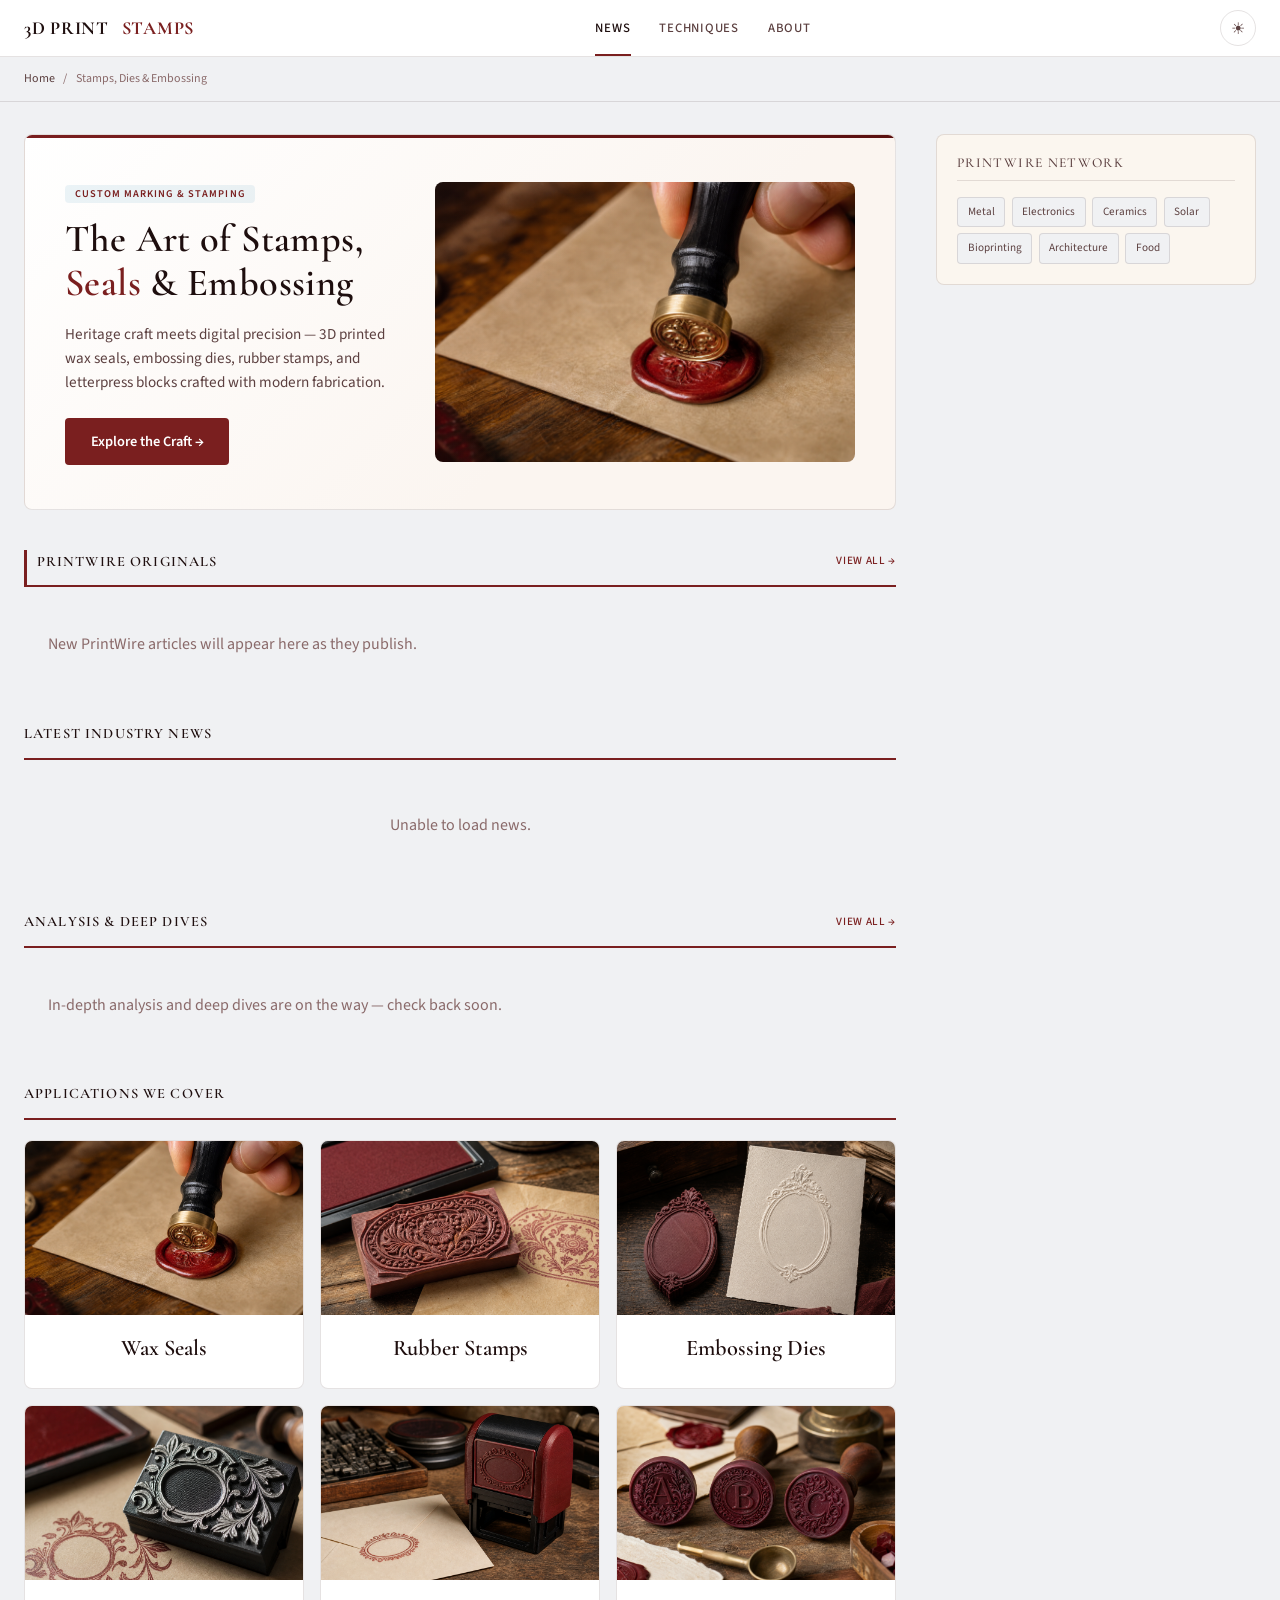
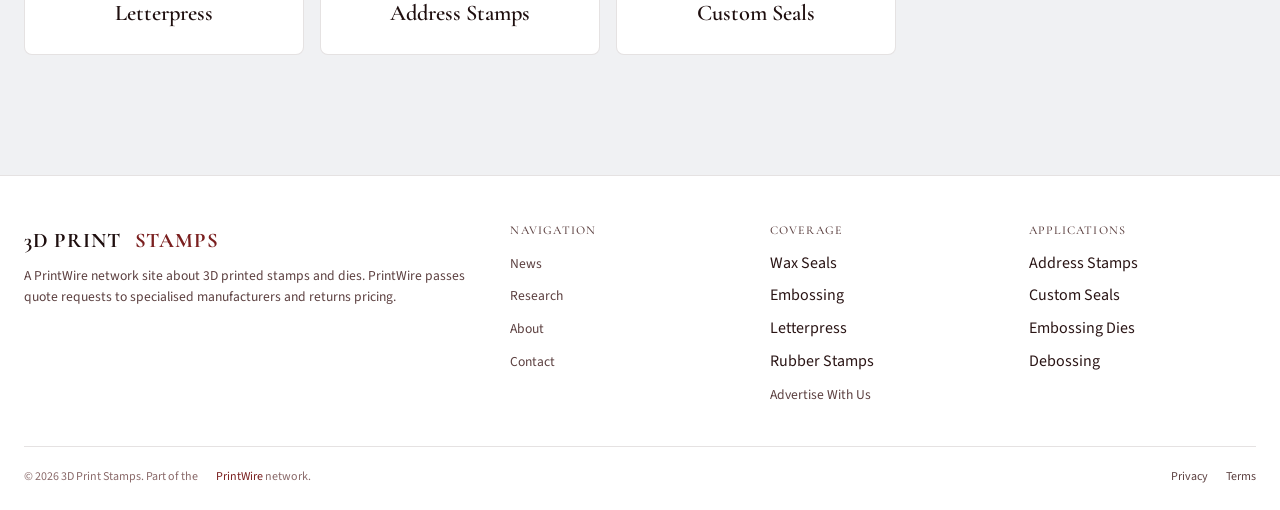
<file: static/index.html>
<!DOCTYPE html>
<html lang="en">
<head>
  <meta charset="UTF-8">
  <meta name="viewport" content="width=device-width, initial-scale=1.0">
  <meta name="description" content="3D Print Stamps is a PrintWire network site about 3D printed stamps and dies. PrintWire passes quote requests to specialised manufacturers and returns pricing. PrintWire does not manufacture parts itself.">
  <title>3D Print Stamps | 3D printed stamps and dies</title>
  <link rel="preconnect" href="https://fonts.googleapis.com">
  <link rel="preconnect" href="https://fonts.gstatic.com" crossorigin>
  <link href="https://fonts.googleapis.com/css2?family=Cormorant+Garamond:wght@400;500;600;700&family=Source+Sans+3:wght@400;500;600&display=swap" rel="stylesheet">
  <link rel="stylesheet" href="css/editorial.css">
  <link rel="icon" type="image/svg+xml" href="/favicon.svg">
  <meta property="og:type" content="website">
  <meta property="og:title" content="3D Print Stamps | 3D printed stamps and dies">
  <meta property="og:description" content="3D Print Stamps is a PrintWire network site about 3D printed stamps and dies. PrintWire passes quote requests to specialised manufacturers and returns pricing. PrintWire does not manufacture parts itself.">
  <meta property="og:image" content="https://3dprintstamps.com/images/st01_wax_seal.png">
  <meta property="og:url" content="https://3dprintstamps.com/">
  <meta name="twitter:card" content="summary_large_image">
  <meta name="twitter:image" content="https://3dprintstamps.com/images/st01_wax_seal.png">
</head>
<body>

<header class="ed-header">
  <div class="ed-header-inner">
    <a href="index.html" class="ed-logo">
      3D&nbsp;PRINT&nbsp;<span class="ed-logo-accent">STAMPS</span>
    </a>
    <button class="ed-nav-toggle" aria-label="Menu" onclick="document.querySelector('.ed-nav').classList.toggle('open')">&#9776;</button>
    <nav class="ed-nav">
      <a href="index.html" class="active">News</a>
      <a href="/articles/">Techniques</a>
      <a href="about.html">About</a>
    </nav>
    <button class="ed-theme-toggle" id="themeToggle" aria-label="Toggle light/dark mode" title="Toggle light/dark mode">&#9790;</button>
  </div>
</header>

<div class="ed-breadcrumbs">
  <a href="index.html">Home</a> <span>/</span> Stamps, Dies &amp; Embossing
</div>

<div class="ed-layout">
  <div class="ed-main">

    <article class="ed-hero-split">
      <div class="ed-hero-split-text">
        <span class="ed-badge">Custom Marking &amp; Stamping</span>
        <h1>The Art of Stamps, <span class="ed-hero-accent">Seals</span> &amp; Embossing</h1>
        <p class="ed-hero-excerpt">Heritage craft meets digital precision — 3D printed wax seals, embossing dies, rubber stamps, and letterpress blocks crafted with modern fabrication.</p>
        <a href="/articles/" class="ed-hero-cta">Explore the Craft &rarr;</a>
      </div>
      <div class="ed-hero-visual">
        <img src="images/st01_wax_seal.png" alt="3D printed wax seal and embossing detail">
      </div>
    </article>


    <div class="ed-section-label" style="border-left:3px solid var(--accent);padding-left:0.6rem;">
      PrintWire Originals
      <a href="/articles/">View All &rarr;</a>
    </div>
    <div class="ed-card-grid" id="pwOriginals">
      <div style="grid-column:1/-1;text-align:center;padding:2rem;color:var(--text-faint);">Loading PrintWire articles…</div>
    </div>

    <div class="ed-section-label">
      Latest Industry News
      
    </div>
    <div class="ed-card-grid" id="newsGrid">
      <div style="grid-column: 1/-1; text-align:center; padding:2rem; color:var(--text-faint);">Loading latest news…</div>
    </div>

    <div class="ed-section-label">
      Analysis &amp; Deep Dives
      <a href="/articles/">View All &rarr;</a>
    </div>
    <div class="ed-list" id="pwDeepDives">
      <div style="padding:1.5rem;color:var(--text-faint);">Loading analysis…</div>
    </div>

    <div class="ed-section-label">
      Applications We Cover
    </div>
    <div class="ed-card-grid" style="grid-template-columns: repeat(3, 1fr); gap: 1rem; margin-bottom: 2.5rem;">
      <div class="ed-card" style="text-align:center;">
        <img class="ed-card-img" src="images/st01_wax_seal.png" alt="Wax Seals">
        <div class="ed-card-body"><h3>Wax Seals</h3></div>
      </div>
      <div class="ed-card" style="text-align:center;">
        <img class="ed-card-img" src="images/st02_stamp_block.png" alt="Rubber Stamps">
        <div class="ed-card-body"><h3>Rubber Stamps</h3></div>
      </div>
      <div class="ed-card" style="text-align:center;">
        <img class="ed-card-img" src="images/st03_embossing_die.png" alt="Embossing Dies">
        <div class="ed-card-body"><h3>Embossing Dies</h3></div>
      </div>
      <div class="ed-card" style="text-align:center;">
        <img class="ed-card-img" src="images/st04_letterpress.png" alt="Letterpress">
        <div class="ed-card-body"><h3>Letterpress</h3></div>
      </div>
      <div class="ed-card" style="text-align:center;">
        <img class="ed-card-img" src="images/st06_address_stamp.png" alt="Address Stamps">
        <div class="ed-card-body"><h3>Address Stamps</h3></div>
      </div>
      <div class="ed-card" style="text-align:center;">
        <img class="ed-card-img" src="images/st05_custom_seal.png" alt="Custom Seals">
        <div class="ed-card-body"><h3>Custom Seals</h3></div>
      </div>
    </div>


  </div>

  <aside class="ed-sidebar">





    <div class="ed-sidebar-block">
      <h4>PrintWire Network</h4>
      <div class="ed-network-links">
        <a href="https://dmls3d.com">Metal</a>
        <a href="https://3dprintcircuitry.com">Electronics</a>
        <a href="https://3dprintceramics.com">Ceramics</a>
        <a href="https://3dprintsolar.com">Solar</a>
        <a href="https://3dprinttissue.com">Bioprinting</a>
        <a href="https://3dprintarchitecture.com">Architecture</a>
        <a href="https://3dprintfood.com">Food</a>
      </div>
    </div>


  </aside>
</div>

<footer class="ed-footer">
  <div class="ed-footer-inner">
    <div class="ed-footer-brand">
      <div class="ed-logo" style="font-size:1.3rem; margin-bottom: 0.5rem;">3D&nbsp;PRINT&nbsp;<span class="ed-logo-accent">STAMPS</span></div>
      <p>A PrintWire network site about 3D printed stamps and dies. PrintWire passes quote requests to specialised manufacturers and returns pricing.</p>
    </div>
    <div>
      <h4>Navigation</h4>
      <ul>
        <li><a href="index.html">News</a></li>
        <li><a href="/articles/">Research</a></li>
        <li><a href="about.html">About</a></li>
        <li><a href="contact.html">Contact</a></li>
      </ul>
    </div>
    <div>
      <h4>Coverage</h4>
      <ul>
        <li>Wax Seals</li>
        <li>Embossing</li>
        <li>Letterpress</li>
        <li>Rubber Stamps</li>
        <li><a href="advertise.html">Advertise With Us</a></li>
      </ul>
    </div>
    <div>
      <h4>Applications</h4>
      <ul>
        <li>Address Stamps</li>
        <li>Custom Seals</li>
        <li>Embossing Dies</li>
        <li>Debossing</li>
      </ul>
    </div>
  </div>
  <div class="ed-footer-bottom">
    <span>&copy; 2026 3D Print Stamps. Part of the <a href="https://3dprint.space" style="color:var(--accent);">PrintWire</a> network.</span>
    <span>
      <a href="/privacy.html">Privacy</a>
      <a href="/terms.html">Terms</a>
    </span>
  </div>
</footer>

<script>
document.querySelector('.ed-nav-toggle')?.addEventListener('click', () => {
  document.querySelector('.ed-nav').classList.toggle('open');
});

(function() {
  const btn = document.getElementById('themeToggle');
  const root = document.documentElement;
  function setTheme(theme) {
    root.setAttribute('data-theme', theme);
    localStorage.setItem('ed-theme', theme);
    btn.innerHTML = theme === 'dark' ? '&#9790;' : '&#9728;';
    btn.title = theme === 'dark' ? 'Switch to light mode' : 'Switch to dark mode';
  }
  const saved = localStorage.getItem('ed-theme');
  setTheme(saved || 'light');
  btn.addEventListener('click', () => {
    const current = root.getAttribute('data-theme') || 'light';
    setTheme(current === 'dark' ? 'light' : 'dark');
  });
})();

(function() {
  var grid = document.getElementById('newsGrid');
  var orig = document.getElementById('pwOriginals');

  var feeds = [
    { url: 'https://news.google.com/rss/search?q=3D+printed+rubber+stamp+custom&hl=en-US&gl=US&ceid=US:en', name: 'Google News' },
    { url: 'https://news.google.com/rss/search?q=embossing+die+letterpress+3D+printing&hl=en-US&gl=US&ceid=US:en', name: 'Google News' },
    { url: 'https://news.google.com/rss/search?q=wax+seal+stamp+maker&hl=en-US&gl=US&ceid=US:en', name: 'Google News' },
    { url: 'https://3dprintingindustry.com/feed/', name: '3DPI' }
  ];

    function bestImg(item){
    var raw = '';
    var html = item.content || item.description || '';
    var m = html.match(/<img[^>]+src=["']([^"'>]+)["']/i);
    if (m) raw = m[1];
    if (!raw) raw = (item.enclosure && item.enclosure.link) || item.thumbnail || '';
    if (!raw) return '';
    var full = raw.replace(/-\d{2,4}x\d{2,4}(?=\.(jpg|jpeg|png|webp|gif)(\?|$))/i, '');
    return 'https://wsrv.nl/?url=' + encodeURIComponent(full) + '&w=800&h=534&fit=cover&a=attention&output=jpg&q=82';
  }
  var api = 'https://api.rss2json.com/v1/api.json?rss_url=';
  var rss = [];
  var localArts = [];
  var loaded = 0;
  var total = feeds.length;
  var fallbackImgs = ['images/st01_wax_seal.png','images/st02_stamp_block.png','images/st03_embossing_die.png','images/st04_letterpress.png','images/st05_custom_seal.png','images/st06_address_stamp.png','images/st07_die_detail.png','images/st08_rubber_resin.png','images/st09_maker_seal.png'];

  function stripHtml(html) {
    var dv = document.createElement('div'); dv.innerHTML = html;
    return dv.textContent || '';
  }
  function esc(s) {
    var dv = document.createElement('div'); dv.appendChild(document.createTextNode(s));
    return dv.innerHTML;
  }
  function card(a, i) {
    var img = a.img || fallbackImgs[i % fallbackImgs.length];
    var fb = fallbackImgs[(i+1) % fallbackImgs.length];
    var open = a.local
      ? 'onclick="location.href=\'' + esc(a.link) + '\'"'
      : 'onclick="window.open(\'' + esc(a.link) + '\',\'_blank\',\'noopener\')"';
    var linkAttrs = a.local ? 'href="' + esc(a.link) + '"'
      : 'href="' + esc(a.link) + '" target="_blank" rel="noopener"';
    var badge = a.local
      ? '<span class="ed-badge" style="background:var(--accent);color:#fff;">' + esc(a.source) + '</span>'
      : '<span class="ed-badge">' + esc(a.source) + '</span>';
    return '<article class="ed-card" style="cursor:pointer" ' + open + '>' +
      '<img class="ed-card-img" src="' + esc(img) + '" alt="" loading="lazy" onerror="this.onerror=null;this.src=\'' + fb + '\'">' +
      '<div class="ed-card-body">' + badge +
        '<div class="ed-card-meta">' + esc(a.dateStr || '') + '</div>' +
        '<h3><a ' + linkAttrs + ' onclick="event.stopPropagation()">' + esc(a.title) + '</a></h3>' +
        '<p class="ed-card-excerpt">' + esc(a.desc) + '</p>' +
      '</div></article>';
  }

  var localReady = fetch('network.json', { cache: 'no-store' })
    .then(function(r){ return r.ok ? r.json() : []; })
    .then(function(items){
      (items || []).forEach(function(it, i){
        localArts.push({ title: it.title, link: it.url, desc: it.summary || '',
          date: it.iso, dateStr: it.date, source: (it.origin || 'PrintWire'), local: true,
          img: it.img || fallbackImgs[i % fallbackImgs.length] });
      });
      if (orig) {
        orig.innerHTML = localArts.length
          ? localArts.slice(0, 6).map(card).join('')
          : '<div style="grid-column:1/-1;padding:1.5rem;color:var(--text-faint);">New PrintWire articles will appear here as they publish.</div>';
      }
    })
    .catch(function(){ if (orig) orig.innerHTML = ''; });

  var timeout = setTimeout(finish, 8000);
  feeds.forEach(function(feed) {
    fetch(api + encodeURIComponent(feed.url))
      .then(function(r){ return r.json(); })
      .then(function(data){
        if (data.status === 'ok' && data.items) {
          data.items.forEach(function(item){
            rss.push({ title: item.title, link: item.link,
              desc: stripHtml(item.description).substring(0,140) + '…',
              date: item.pubDate, source: feed.name, local: false,
              img: bestImg(item) });
          });
        }
      })
      .catch(function(){})
      .then(function(){ loaded++; if (loaded === total) { clearTimeout(timeout); finish(); } });
  });

  var done = false;
  function finish(){ if (done) return; done = true; localReady.then(render); }
  function render(){
    if (!grid) return;
    var merged = localArts.concat(rss);
    merged.forEach(function(a){ if (!a.dateStr && a.date) a.dateStr = new Date(a.date).toLocaleDateString('en-US',{year:'numeric',month:'short',day:'numeric'}); });
    merged.sort(function(a,b){ return new Date(b.date) - new Date(a.date); });
    var top = merged.slice(0, 8);
    grid.innerHTML = top.length
      ? top.map(card).join('')
      : '<div style="grid-column:1/-1;text-align:center;padding:2rem;color:var(--text-faint);">Unable to load news.</div>';
  }
})();

// -- Analysis & Deep Dives: PrintWire catalog in list format --
(function(){
  var box = document.getElementById('pwDeepDives');
  if (!box) return;
  function esc(s){var d=document.createElement('div');d.appendChild(document.createTextNode(s==null?'':s));return d.innerHTML;}
  var empty = '<div style="padding:1.5rem;color:var(--text-faint);">In-depth analysis and deep dives are on the way — check back soon.</div>';
  fetch('network.json',{cache:'no-store'})
    .then(function(r){ return r.ok ? r.json() : []; })
    .then(function(items){
      items = (items || []).slice();
      items.sort(function(a,b){ return (b.iso||'').localeCompare(a.iso||''); });
      if (!items.length){ box.innerHTML = empty; return; }
      box.innerHTML = items.slice(0,8).map(function(a){
        var img = a.img ? '<img src="'+esc(a.img)+'" alt="" loading="lazy">' : '';
        var meta = esc(a.date||'') + (a.origin ? ' · '+esc(a.origin) : '');
        return '<article class="ed-list-item">'+img+'<div>'+
          '<div class="ed-card-meta">'+meta+'</div>'+
          '<h3><a href="'+esc(a.url)+'">'+esc(a.title)+'</a></h3>'+
          '<p class="ed-card-excerpt">'+esc(a.summary||'')+'</p>'+
          '</div></article>';
      }).join('');
    })
    .catch(function(){ box.innerHTML = empty; });
})();
</script>
</body>
</html>
</file>
<file: static/css/editorial.css>
/* ============================================
   3dprintmetal.com — Editorial Layout
   Inspired by 3dnatives.com, modernized
   ============================================ */

/* ── Shared Tokens ───────────────────────────── */
:root {
  --accent: #00a8cc;
  --accent-dark: #008fad;
  --accent-dim: rgba(0,168,204,0.12);
  --red: #e53e3e;
  --radius: 8px;
  --radius-sm: 4px;
  --font-display: 'Oswald', sans-serif;
  --font-body: 'Inter', sans-serif;
  --transition: 0.25s cubic-bezier(0.4,0,0.2,1);
}

/* ── Dark Mode (default) ─────────────────────── */
:root, [data-theme="dark"] {
  --bg: #08090f;
  --bg-surface: #0e1019;
  --bg-card: #141620;
  --bg-card-hover: #1a1d2e;
  --bg-sidebar: #0f1118;
  --text: #e2e4e8;
  --text-dim: #8a8f9d;
  --text-faint: #555a68;
  --heading: #ffffff;
  --border: rgba(255,255,255,0.06);
  --border-accent: rgba(0,168,204,0.2);
  --shadow: 0 1px 3px rgba(0,0,0,0.4);
  --shadow-hover: 0 8px 24px rgba(0,0,0,0.5);
  --header-bg: rgba(8,9,15,0.92);
  --badge-bg: rgba(0,168,204,0.12);
  --input-bg: #0a0b12;
}

/* ── Light Mode ──────────────────────────────── */
[data-theme="light"] {
  --accent: #0077a8;
  --accent-dark: #005f85;
  --accent-dim: rgba(0,119,168,0.08);
  --bg: #f5f6f8;
  --bg-surface: #ffffff;
  --bg-card: #ffffff;
  --bg-card-hover: #f0f1f3;
  --bg-sidebar: #fafbfc;
  --text: #2d3748;
  --text-dim: #5a6577;
  --text-faint: #8e96a4;
  --heading: #1a202c;
  --border: rgba(0,0,0,0.08);
  --border-accent: rgba(0,119,168,0.2);
  --shadow: 0 1px 3px rgba(0,0,0,0.06);
  --shadow-hover: 0 8px 24px rgba(0,0,0,0.1);
  --header-bg: rgba(255,255,255,0.95);
  --badge-bg: rgba(0,119,168,0.08);
  --input-bg: #f0f1f3;
}

/* System preference when no manual choice */
@media (prefers-color-scheme: light) {
  :root:not([data-theme]) {
    --accent: #0077a8;
    --accent-dark: #005f85;
    --accent-dim: rgba(0,119,168,0.08);
    --bg: #f5f6f8;
    --bg-surface: #ffffff;
    --bg-card: #ffffff;
    --bg-card-hover: #f0f1f3;
    --bg-sidebar: #fafbfc;
    --text: #2d3748;
    --text-dim: #5a6577;
    --text-faint: #8e96a4;
    --heading: #1a202c;
    --border: rgba(0,0,0,0.08);
    --border-accent: rgba(0,119,168,0.2);
    --shadow: 0 1px 3px rgba(0,0,0,0.06);
    --shadow-hover: 0 8px 24px rgba(0,0,0,0.1);
    --header-bg: rgba(255,255,255,0.95);
    --badge-bg: rgba(0,119,168,0.08);
    --input-bg: #f0f1f3;
  }
}

/* ── Reset ───────────────────────────────────── */
*,*::before,*::after { margin:0;padding:0;box-sizing:border-box; }
html { scroll-behavior:smooth; font-size:16px; }
body {
  font-family: var(--font-body);
  color: var(--text);
  background: var(--input-bg);
  line-height: 1.65;
  -webkit-font-smoothing: antialiased;
  overflow-x: hidden;
}
a { color: inherit; text-decoration: none; }
img { max-width: 100%; display: block; }

/* ── Typography ──────────────────────────────── */
h1,h2,h3,h4 { font-family: var(--font-display); font-weight: 600; line-height: 1.15; color: var(--heading); }
h1 { font-size: clamp(2rem, 5vw, 3rem); letter-spacing: 0.01em; }
h2 { font-size: clamp(1.5rem, 3.5vw, 2.2rem); }
h3 { font-size: clamp(1.1rem, 2vw, 1.4rem); }
h4 { font-size: 0.85rem; text-transform: uppercase; letter-spacing: 0.1em; color: var(--text-dim); font-weight: 500; }

/* ── Header ──────────────────────────────────── */
.ed-header {
  position: sticky; top: 0; z-index: 100;
  background: var(--header-bg);
  backdrop-filter: blur(16px);
  border-bottom: 1px solid var(--border);
}
.ed-header-inner {
  max-width: 1280px;
  margin: 0 auto;
  display: flex;
  align-items: center;
  justify-content: space-between;
  padding: 0 1.5rem;
  height: 56px;
}
.ed-logo {
  font-family: var(--font-display);
  font-size: 1.15rem;
  font-weight: 700;
  color: var(--heading);
  letter-spacing: 0.04em;
  display: flex; align-items: center; gap: 0.5rem;
}
.ed-logo-accent { color: var(--accent); }
.ed-nav { display: flex; gap: 0; align-items: center; }
.ed-nav a {
  padding: 0 0.9rem;
  font-size: 0.8rem;
  font-weight: 500;
  color: var(--text-dim);
  text-transform: uppercase;
  letter-spacing: 0.06em;
  transition: color var(--transition);
  line-height: 56px;
  position: relative;
}
.ed-nav a:hover, .ed-nav a.active { color: var(--heading); }
.ed-nav a.active::after {
  content: ''; position: absolute; bottom: 0; left: 0.9rem; right: 0.9rem;
  height: 2px; background: var(--accent);
}
.ed-nav-toggle {
  display: none; background: none; border: none; color: var(--text);
  font-size: 1.5rem; cursor: pointer; padding: 0.5rem;
}

/* Theme toggle */
.ed-theme-toggle {
  background: none; border: 1px solid var(--border);
  color: var(--text-dim); cursor: pointer;
  width: 36px; height: 36px;
  border-radius: 50%;
  display: flex; align-items: center; justify-content: center;
  font-size: 1rem;
  transition: all var(--transition);
  margin-left: 0.5rem;
  flex-shrink: 0;
}
.ed-theme-toggle:hover { border-color: var(--accent); color: var(--accent); }

/* ── Breadcrumbs ─────────────────────────────── */
.ed-breadcrumbs {
  max-width: 1280px; margin: 0 auto;
  padding: 0.75rem 1.5rem;
  font-size: 0.75rem;
  color: var(--text-faint);
  border-bottom: 1px solid var(--border);
}
.ed-breadcrumbs a { color: var(--text-dim); transition: color var(--transition); }
.ed-breadcrumbs a:hover { color: var(--accent); }
.ed-breadcrumbs span { margin: 0 0.4rem; }

/* ── Layout ──────────────────────────────────── */
.ed-layout {
  max-width: 1280px;
  margin: 0 auto;
  display: grid;
  grid-template-columns: 1fr 320px;
  gap: 2.5rem;
  padding: 2rem 1.5rem;
  align-items: start;
}
.ed-main { min-width: 0; }
.ed-sidebar { position: sticky; top: 72px; }

/* ── Hero / Featured Story ───────────────────── */
.ed-hero {
  margin-bottom: 2.5rem;
  position: relative;
  border-radius: var(--radius);
  overflow: hidden;
  background: var(--bg-card);
}
.ed-hero img {
  width: 100%;
  aspect-ratio: 16/8;
  object-fit: cover;
  display: block;
}
.ed-hero-overlay {
  position: absolute; inset: 0;
  background: linear-gradient(0deg, rgba(8,9,15,0.95) 0%, rgba(8,9,15,0.3) 50%, transparent 100%);
}
[data-theme="light"] .ed-hero-overlay {
  background: linear-gradient(0deg, rgba(245,246,248,0.97) 0%, rgba(245,246,248,0.4) 50%, transparent 100%);
}
.ed-hero-content {
  position: absolute;
  bottom: 0; left: 0; right: 0;
  padding: 2rem 2.5rem;
}
.ed-hero .ed-badge { margin-bottom: 0.75rem; }
.ed-hero h1 { margin-bottom: 0.5rem; }
.ed-hero h1 a { color: var(--heading); transition: color var(--transition); }
.ed-hero h1 a:hover { color: var(--accent); }
.ed-hero-meta {
  font-size: 0.8rem;
  color: var(--text-dim);
  display: flex; gap: 1rem; align-items: center;
}
.ed-hero-excerpt {
  margin-top: 0.75rem;
  font-size: 0.95rem;
  color: var(--text-dim);
  line-height: 1.6;
  max-width: 600px;
}

/* ── Badge / Tag ─────────────────────────────── */
.ed-badge {
  display: inline-block;
  font-size: 0.65rem;
  font-weight: 600;
  text-transform: uppercase;
  letter-spacing: 0.1em;
  padding: 0.25rem 0.6rem;
  border-radius: var(--radius-sm);
  background: var(--badge-bg);
  color: var(--accent);
  line-height: 1;
}
.ed-badge.red { background: rgba(255,68,68,0.12); color: var(--red); }

/* ── Section Label ───────────────────────────── */
.ed-section-label {
  font-family: var(--font-display);
  font-size: 0.9rem;
  font-weight: 600;
  text-transform: uppercase;
  letter-spacing: 0.08em;
  color: var(--heading);
  margin-bottom: 1.25rem;
  padding-bottom: 0.75rem;
  border-bottom: 2px solid var(--accent);
  display: flex;
  align-items: center;
  justify-content: space-between;
}
.ed-section-label a {
  font-family: var(--font-body);
  font-size: 0.7rem;
  font-weight: 500;
  color: var(--accent);
  text-transform: uppercase;
  letter-spacing: 0.06em;
}

/* ── Article Cards ───────────────────────────── */
.ed-card-grid {
  display: grid;
  grid-template-columns: repeat(2, 1fr);
  gap: 1.5rem;
  margin-bottom: 2.5rem;
}
.ed-card {
  background: var(--bg-card);
  border-radius: var(--radius);
  overflow: hidden;
  border: 1px solid var(--border);
  transition: transform var(--transition), box-shadow var(--transition), border-color var(--transition);
}
.ed-card:hover {
  transform: translateY(-2px);
  box-shadow: var(--shadow-hover);
  border-color: var(--border-accent);
}
.ed-card-img {
  aspect-ratio: 16/10;
  object-fit: cover;
  width: 100%;
}
.ed-card-body { padding: 1.25rem; }
.ed-card-body .ed-badge { margin-bottom: 0.65rem; }
.ed-card-body h3 { margin-bottom: 0.5rem; }
.ed-card-body h3 a { color: var(--heading); transition: color var(--transition); }
.ed-card-body h3 a:hover { color: var(--accent); }
.ed-card-meta {
  font-size: 0.75rem;
  color: var(--text-faint);
  margin-bottom: 0.5rem;
}
.ed-card-excerpt {
  font-size: 0.85rem;
  color: var(--text-dim);
  line-height: 1.55;
  display: -webkit-box;
  -webkit-line-clamp: 3;
  -webkit-box-orient: vertical;
  overflow: hidden;
}

/* ── Article List (compact) ──────────────────── */
.ed-list { display: flex; flex-direction: column; gap: 1.25rem; margin-bottom: 2.5rem; }
.ed-list-item {
  display: grid;
  grid-template-columns: 200px 1fr;
  gap: 1rem;
  padding-bottom: 1.25rem;
  border-bottom: 1px solid var(--border);
  align-items: start;
}
.ed-list-item:last-child { border-bottom: none; padding-bottom: 0; }
.ed-list-item img {
  aspect-ratio: 16/10;
  object-fit: cover;
  border-radius: var(--radius-sm);
  width: 100%;
}
.ed-list-item h3 { font-size: 1.05rem; margin-bottom: 0.35rem; }
.ed-list-item h3 a { color: var(--heading); transition: color var(--transition); }
.ed-list-item h3 a:hover { color: var(--accent); }

/* ── Sidebar ─────────────────────────────────── */
.ed-sidebar-block {
  background: var(--bg-sidebar);
  border: 1px solid var(--border);
  border-radius: var(--radius);
  padding: 1.25rem;
  margin-bottom: 1.5rem;
}
.ed-sidebar-block h4 {
  margin-bottom: 1rem;
  padding-bottom: 0.6rem;
  border-bottom: 1px solid var(--border);
}

/* Newsletter widget */
.ed-newsletter p { font-size: 0.85rem; color: var(--text-dim); margin-bottom: 1rem; line-height: 1.5; }
.ed-newsletter input[type="email"] {
  width: 100%;
  padding: 0.65rem 0.85rem;
  background: var(--input-bg);
  border: 1px solid var(--border);
  border-radius: var(--radius-sm);
  color: var(--text);
  font-size: 0.85rem;
  margin-bottom: 0.5rem;
  transition: border-color var(--transition);
}
.ed-newsletter input[type="email"]:focus { outline: none; border-color: var(--accent); }
.ed-newsletter button {
  width: 100%;
  padding: 0.65rem;
  background: var(--accent);
  border: none;
  border-radius: var(--radius-sm);
  color: #000;
  font-weight: 600;
  font-size: 0.8rem;
  cursor: pointer;
  transition: background var(--transition);
}
.ed-newsletter button:hover { background: var(--accent-dark); }

/* Popular posts widget */
.ed-popular-item {
  display: flex;
  gap: 0.75rem;
  padding: 0.65rem 0;
  border-bottom: 1px solid var(--border);
  align-items: start;
}
.ed-popular-item:last-child { border-bottom: none; }
.ed-popular-num {
  font-family: var(--font-display);
  font-size: 1.5rem;
  font-weight: 700;
  color: var(--accent-dim);
  line-height: 1;
  min-width: 1.8rem;
  color: rgba(0,217,255,0.3);
}
.ed-popular-item h3 { font-size: 0.85rem; font-weight: 500; line-height: 1.35; }
.ed-popular-item h3 a { color: var(--text); }
.ed-popular-item h3 a:hover { color: var(--accent); }
.ed-popular-meta { font-size: 0.7rem; color: var(--text-faint); margin-top: 0.2rem; }

/* Network links widget */
.ed-network-links { display: flex; flex-wrap: wrap; gap: 0.4rem; }
.ed-network-links a {
  font-size: 0.7rem;
  padding: 0.3rem 0.6rem;
  background: var(--input-bg);
  border: 1px solid var(--border);
  border-radius: var(--radius-sm);
  color: var(--text-dim);
  transition: all var(--transition);
}
.ed-network-links a:hover { border-color: var(--accent); color: var(--accent); }

/* ── Load More ───────────────────────────────── */
.ed-load-more {
  text-align: center;
  margin: 2rem 0;
}
.ed-load-more button {
  padding: 0.75rem 2.5rem;
  background: transparent;
  border: 1px solid var(--border);
  border-radius: var(--radius-sm);
  color: var(--text-dim);
  font-size: 0.8rem;
  font-weight: 500;
  cursor: pointer;
  letter-spacing: 0.04em;
  transition: all var(--transition);
}
.ed-load-more button:hover {
  border-color: var(--accent);
  color: var(--accent);
}

/* ── Stats Bar ───────────────────────────────── */
.ed-stats {
  display: grid;
  grid-template-columns: repeat(4, 1fr);
  gap: 1px;
  background: var(--border);
  border: 1px solid var(--border);
  border-radius: var(--radius);
  overflow: hidden;
  margin-bottom: 2.5rem;
}
.ed-stat {
  background: var(--bg-card);
  padding: 1.25rem;
  text-align: center;
}
.ed-stat-value {
  font-family: var(--font-display);
  font-size: 1.5rem;
  font-weight: 600;
  color: var(--accent);
}
.ed-stat-label {
  font-size: 0.7rem;
  text-transform: uppercase;
  letter-spacing: 0.08em;
  color: var(--text-faint);
  margin-top: 0.25rem;
}

/* ── Page Hero (inner pages) ─────────────────── */
.ed-page-hero {
  position: relative;
  border-radius: var(--radius);
  overflow: hidden;
  margin-bottom: 2.5rem;
  background: var(--bg-card);
}
.ed-page-hero img {
  width: 100%; aspect-ratio: 16/6; object-fit: cover;
}
.ed-page-hero-overlay {
  position: absolute; inset: 0;
  background: linear-gradient(0deg, rgba(8,9,15,0.9) 0%, rgba(8,9,15,0.4) 60%, transparent 100%);
}
[data-theme="light"] .ed-page-hero-overlay {
  background: linear-gradient(0deg, rgba(245,246,248,0.95) 0%, rgba(245,246,248,0.5) 60%, transparent 100%);
}
.ed-page-hero-content {
  position: absolute; bottom: 0; left: 0; right: 0;
  padding: 2rem 2.5rem;
}
.ed-page-hero h1 { margin-bottom: 0.5rem; }
.ed-page-hero p { color: var(--text-dim); font-size: 1rem; max-width: 600px; }

/* ── Content Sections ────────────────────────── */
.ed-content { max-width: 1280px; margin: 0 auto; padding: 0 1.5rem; }
.ed-content-narrow { max-width: 860px; margin: 0 auto; padding: 0 1.5rem; }
.ed-section { margin-bottom: 3rem; }
.ed-section p { color: var(--text-dim); line-height: 1.75; margin-bottom: 1rem; font-size: 0.95rem; }
.ed-section p:last-child { margin-bottom: 0; }

/* Two-column content block */
.ed-two-col {
  display: grid;
  grid-template-columns: 1fr 1fr;
  gap: 2.5rem;
  align-items: start;
  margin-bottom: 2.5rem;
}
.ed-two-col img { border-radius: var(--radius); width: 100%; }

/* Content cards (mission, values, etc.) */
.ed-content-card {
  background: var(--bg-card);
  border: 1px solid var(--border);
  border-radius: var(--radius);
  padding: 1.75rem;
  transition: border-color var(--transition);
}
.ed-content-card:hover { border-color: var(--border-accent); }
.ed-content-card h3 { margin-bottom: 0.75rem; font-size: 1.15rem; }
.ed-content-card p { margin-bottom: 0; }
.ed-content-card .ed-icon {
  font-size: 1.5rem; margin-bottom: 0.75rem; display: block;
}
.ed-grid-2 { display: grid; grid-template-columns: 1fr 1fr; gap: 1.5rem; margin-bottom: 2.5rem; }
.ed-grid-3 { display: grid; grid-template-columns: repeat(3, 1fr); gap: 1.5rem; margin-bottom: 2.5rem; }
.ed-grid-4 { display: grid; grid-template-columns: repeat(4, 1fr); gap: 1.25rem; margin-bottom: 2.5rem; }

/* Service detail cards */
.ed-service-detail {
  display: grid;
  grid-template-columns: 280px 1fr;
  gap: 1.5rem;
  background: var(--bg-card);
  border: 1px solid var(--border);
  border-radius: var(--radius);
  overflow: hidden;
  margin-bottom: 1.25rem;
  transition: border-color var(--transition);
}
.ed-service-detail:hover { border-color: var(--border-accent); }
.ed-service-detail img { width: 100%; height: 100%; object-fit: cover; }
.ed-service-detail-body { padding: 1.5rem 1.5rem 1.5rem 0; }
.ed-service-detail-body h3 { margin-bottom: 0.5rem; }

/* Timeline */
.ed-timeline { position: relative; padding-left: 2.5rem; margin-bottom: 2.5rem; }
.ed-timeline::before {
  content: ''; position: absolute; left: 0.75rem; top: 0; bottom: 0;
  width: 2px; background: var(--border);
}
.ed-timeline-step {
  position: relative; margin-bottom: 2rem; padding-bottom: 0;
}
.ed-timeline-step:last-child { margin-bottom: 0; }
.ed-timeline-num {
  position: absolute; left: -2.5rem; top: 0;
  width: 1.5rem; height: 1.5rem;
  background: var(--accent);
  color: #000;
  border-radius: 50%;
  font-size: 0.7rem;
  font-weight: 700;
  display: flex; align-items: center; justify-content: center;
}
.ed-timeline-step h3 { font-size: 1.05rem; margin-bottom: 0.35rem; }

/* Forms */
.ed-form { max-width: 100%; }
.ed-form-group { margin-bottom: 1rem; }
.ed-form-group label {
  display: block; font-size: 0.8rem; font-weight: 500;
  color: var(--text-dim); margin-bottom: 0.35rem;
}
.ed-form-group .required { color: var(--red); }
.ed-form-group input, .ed-form-group textarea, .ed-form-group select {
  width: 100%;
  padding: 0.7rem 0.9rem;
  background: var(--input-bg);
  border: 1px solid var(--border);
  border-radius: var(--radius-sm);
  color: var(--text);
  font-family: var(--font-body);
  font-size: 0.9rem;
  transition: border-color var(--transition);
}
.ed-form-group input:focus, .ed-form-group textarea:focus, .ed-form-group select:focus {
  outline: none; border-color: var(--accent);
}
.ed-form-group textarea { resize: vertical; }
.ed-form-submit {
  padding: 0.75rem 2rem;
  background: var(--accent);
  border: none;
  border-radius: var(--radius-sm);
  color: #000;
  font-weight: 600;
  font-size: 0.9rem;
  cursor: pointer;
  transition: background var(--transition);
}
.ed-form-submit:hover { background: var(--accent-dark); }

/* CTA Banner */
.ed-cta-banner {
  background: var(--bg-card);
  border: 1px solid var(--border-accent);
  border-radius: var(--radius);
  padding: 2.5rem;
  text-align: center;
  margin-bottom: 2.5rem;
}
.ed-cta-banner h2 { margin-bottom: 0.5rem; }
.ed-cta-banner p { color: var(--text-dim); margin-bottom: 1.25rem; max-width: 500px; margin-left: auto; margin-right: auto; }
.ed-cta-banner a {
  display: inline-block;
  padding: 0.75rem 2rem;
  background: var(--accent);
  color: #000;
  font-weight: 600;
  border-radius: var(--radius-sm);
  transition: background var(--transition);
}
.ed-cta-banner a:hover { background: var(--accent-dark); }

/* Package cards (advertise) */
.ed-package {
  background: var(--bg-card);
  border: 1px solid var(--border);
  border-radius: var(--radius);
  padding: 1.75rem;
  transition: border-color var(--transition);
}
.ed-package:hover { border-color: var(--border-accent); }
.ed-package h3 { margin-bottom: 0.5rem; }
.ed-package .ed-price {
  font-family: var(--font-display);
  font-size: 1.8rem; font-weight: 600;
  color: var(--accent); margin-bottom: 1rem;
}
.ed-package .ed-price span { font-size: 0.9rem; color: var(--text-faint); }
.ed-package ul {
  list-style: none; padding: 0;
}
.ed-package li {
  font-size: 0.85rem; color: var(--text-dim);
  padding: 0.4rem 0;
  border-bottom: 1px solid var(--border);
  padding-left: 1.2rem;
  position: relative;
}
.ed-package li:last-child { border-bottom: none; }
.ed-package li::before {
  content: '\2713'; position: absolute; left: 0;
  color: var(--accent); font-size: 0.75rem;
}

/* Contact info cards */
.ed-info-card {
  display: flex; gap: 1rem; align-items: start;
  padding: 1rem;
  background: var(--bg-card);
  border: 1px solid var(--border);
  border-radius: var(--radius);
}
.ed-info-card .ed-icon { font-size: 1.5rem; flex-shrink: 0; }
.ed-info-card h4 { font-size: 0.8rem; margin-bottom: 0.25rem; }
.ed-info-card p { font-size: 0.85rem; color: var(--text-dim); margin: 0; }

/* Materials list */
.ed-materials-list { list-style: none; padding: 0; }
.ed-materials-list li {
  padding: 0.5rem 0;
  border-bottom: 1px solid var(--border);
  font-size: 0.9rem;
  color: var(--text-dim);
  padding-left: 1.2rem;
  position: relative;
}
.ed-materials-list li::before {
  content: ''; position: absolute; left: 0; top: 50%;
  width: 6px; height: 6px; border-radius: 50%;
  background: var(--accent); transform: translateY(-50%);
}

@media (max-width: 768px) {
  .ed-two-col { grid-template-columns: 1fr; }
  .ed-grid-2, .ed-grid-3, .ed-grid-4 { grid-template-columns: 1fr; }
  .ed-service-detail { grid-template-columns: 1fr; }
  .ed-service-detail img { aspect-ratio: 16/9; }
  .ed-service-detail-body { padding: 1.25rem; }
  .ed-page-hero-content { padding: 1.5rem; }
}

/* ── Footer ──────────────────────────────────── */
.ed-footer {
  background: var(--bg-surface);
  border-top: 1px solid var(--border);
  padding: 3rem 1.5rem 1.5rem;
  margin-top: 3rem;
}
.ed-footer-inner {
  max-width: 1280px;
  margin: 0 auto;
  display: grid;
  grid-template-columns: 2fr 1fr 1fr 1fr;
  gap: 2rem;
}
.ed-footer-brand p { font-size: 0.85rem; color: var(--text-dim); margin-top: 0.5rem; line-height: 1.5; }
.ed-footer h4 { font-size: 0.75rem; margin-bottom: 0.75rem; }
.ed-footer ul { list-style: none; }
.ed-footer li { margin-bottom: 0.4rem; }
.ed-footer li a { font-size: 0.85rem; color: var(--text-dim); transition: color var(--transition); }
.ed-footer li a:hover { color: var(--accent); }
.ed-footer-bottom {
  max-width: 1280px;
  margin: 2rem auto 0;
  padding-top: 1.25rem;
  border-top: 1px solid var(--border);
  font-size: 0.75rem;
  color: var(--text-faint);
  display: flex;
  justify-content: space-between;
  align-items: center;
}
.ed-footer-bottom a { color: var(--text-dim); margin-left: 1rem; }
.ed-footer-bottom a:hover { color: var(--accent); }

/* ── Responsive ──────────────────────────────── */
@media (max-width: 1024px) {
  .ed-layout { grid-template-columns: 1fr; }
  .ed-sidebar { position: static; }
}
@media (max-width: 768px) {
  .ed-card-grid { grid-template-columns: 1fr; }
  .ed-list-item { grid-template-columns: 140px 1fr; }
  .ed-hero-content { padding: 1.5rem; }
  .ed-hero h1 { font-size: 1.5rem; }
  .ed-footer-inner { grid-template-columns: 1fr 1fr; }
  .ed-stats { grid-template-columns: repeat(2, 1fr); }
  .ed-nav { display: none; }
  .ed-nav.open { display: flex; flex-direction: column; position: absolute; top: 56px; left: 0; right: 0; background: var(--bg); border-bottom: 1px solid var(--border); padding: 0.5rem 0; }
  .ed-nav.open a { line-height: 2.5; padding: 0 1.5rem; }
  .ed-nav-toggle { display: block; }
}
@media (max-width: 480px) {
  .ed-list-item { grid-template-columns: 1fr; }
  .ed-list-item img { aspect-ratio: 16/9; }
  .ed-footer-inner { grid-template-columns: 1fr; }
  .ed-hero-excerpt { display: none; }
}

/* ── Daylight scheme (energy-solar): warm light default + dark toggle, SOLAR-ORANGE accent ── */
/* -- Wax Seal scheme (stamps/dies/embossing): parchment light default + dark toggle, oxblood serif -- */
:root { --font-display: 'Cormorant Garamond', Georgia, serif; --font-body: 'Source Sans 3', sans-serif; }
:root, [data-theme="light"] {
  --accent: #7A1F1F; --accent-dark: #5A1010; --accent-dim: rgba(122,31,31,0.10);
  --bg: #FBF5F0; --bg-surface: #FFFFFF; --bg-card: #FFFFFF; --bg-card-hover: #F3E9DF;
  --bg-sidebar: #FBF6EF; --text: #2A1515; --text-dim: #5C4040; --text-faint: #8A6A6A;
  --heading: #1E0E0E; --border: rgba(42,21,21,0.12); --border-accent: rgba(122,31,31,0.28);
}
[data-theme="dark"] {
  --accent: #B04A4A; --accent-dark: #7A1F1F; --accent-dim: rgba(176,74,74,0.16);
  --bg: #1A1210; --bg-surface: #241816; --bg-card: #241816; --bg-card-hover: #2E1F1C;
  --bg-sidebar: #1E1512; --text: #F2E7E2; --text-dim: #C9B0AB; --text-faint: #8B726D;
  --heading: #FFFFFF; --border: rgba(255,255,255,0.09); --border-accent: rgba(176,74,74,0.30);
}
@media (prefers-color-scheme: dark) { :root:not([data-theme]) {
  --accent: #B04A4A; --bg: #1A1210; --bg-surface: #241816; --bg-card: #241816;
  --text: #F2E7E2; --heading: #FFFFFF; --border: rgba(255,255,255,0.09);
} }
/* ── Signature two-column hero (restored from approved mockup) ── */
.ed-hero-accent { color: var(--accent); }
.ed-hero-split {
  display: grid;
  grid-template-columns: 1fr 420px;
  gap: 2.5rem;
  align-items: center;
  background: linear-gradient(135deg, var(--bg-card) 0%, var(--bg) 65%);
  border: 1px solid var(--border);
  border-radius: var(--radius);
  padding: 2.75rem 2.5rem;
  margin-bottom: 2.5rem;
  position: relative;
  overflow: hidden;
}
.ed-hero-split::before {
  content: ''; position: absolute; top: 0; left: 0; right: 0; height: 3px;
  background: linear-gradient(90deg, var(--accent), var(--accent-dark));
}
.ed-hero-split h1 { font-size: 2.4rem; line-height: 1.15; margin: 0.75rem 0 0.5rem; }
.ed-hero-split .ed-hero-excerpt { max-width: none; margin-top: 1rem; }
.ed-hero-cta {
  display: inline-block; margin-top: 1.5rem;
  padding: 0.7rem 1.6rem; border-radius: var(--radius-sm);
  background: var(--accent); color: #fff; font-weight: 600; font-size: 0.9rem;
  transition: transform var(--transition), box-shadow var(--transition);
}
.ed-hero-cta:hover { transform: translateY(-2px); box-shadow: 0 6px 20px var(--accent-dim); }
.ed-hero-visual {
  position: relative; border-radius: var(--radius); overflow: hidden; aspect-ratio: 3/2;
}
.ed-hero-visual img { width: 100%; height: 100%; object-fit: cover; display: block; }
.ed-hero-visual::after {
  content: ''; position: absolute; inset: 0;
  background: linear-gradient(135deg, var(--accent-dim) 0%, transparent 60%);
}
@media (max-width: 768px) {
  .ed-hero-split { grid-template-columns: 1fr; padding: 1.75rem 1.5rem; }
  .ed-hero-split h1 { font-size: 1.7rem; }
  .ed-hero-visual { order: -1; }
}
</file>
